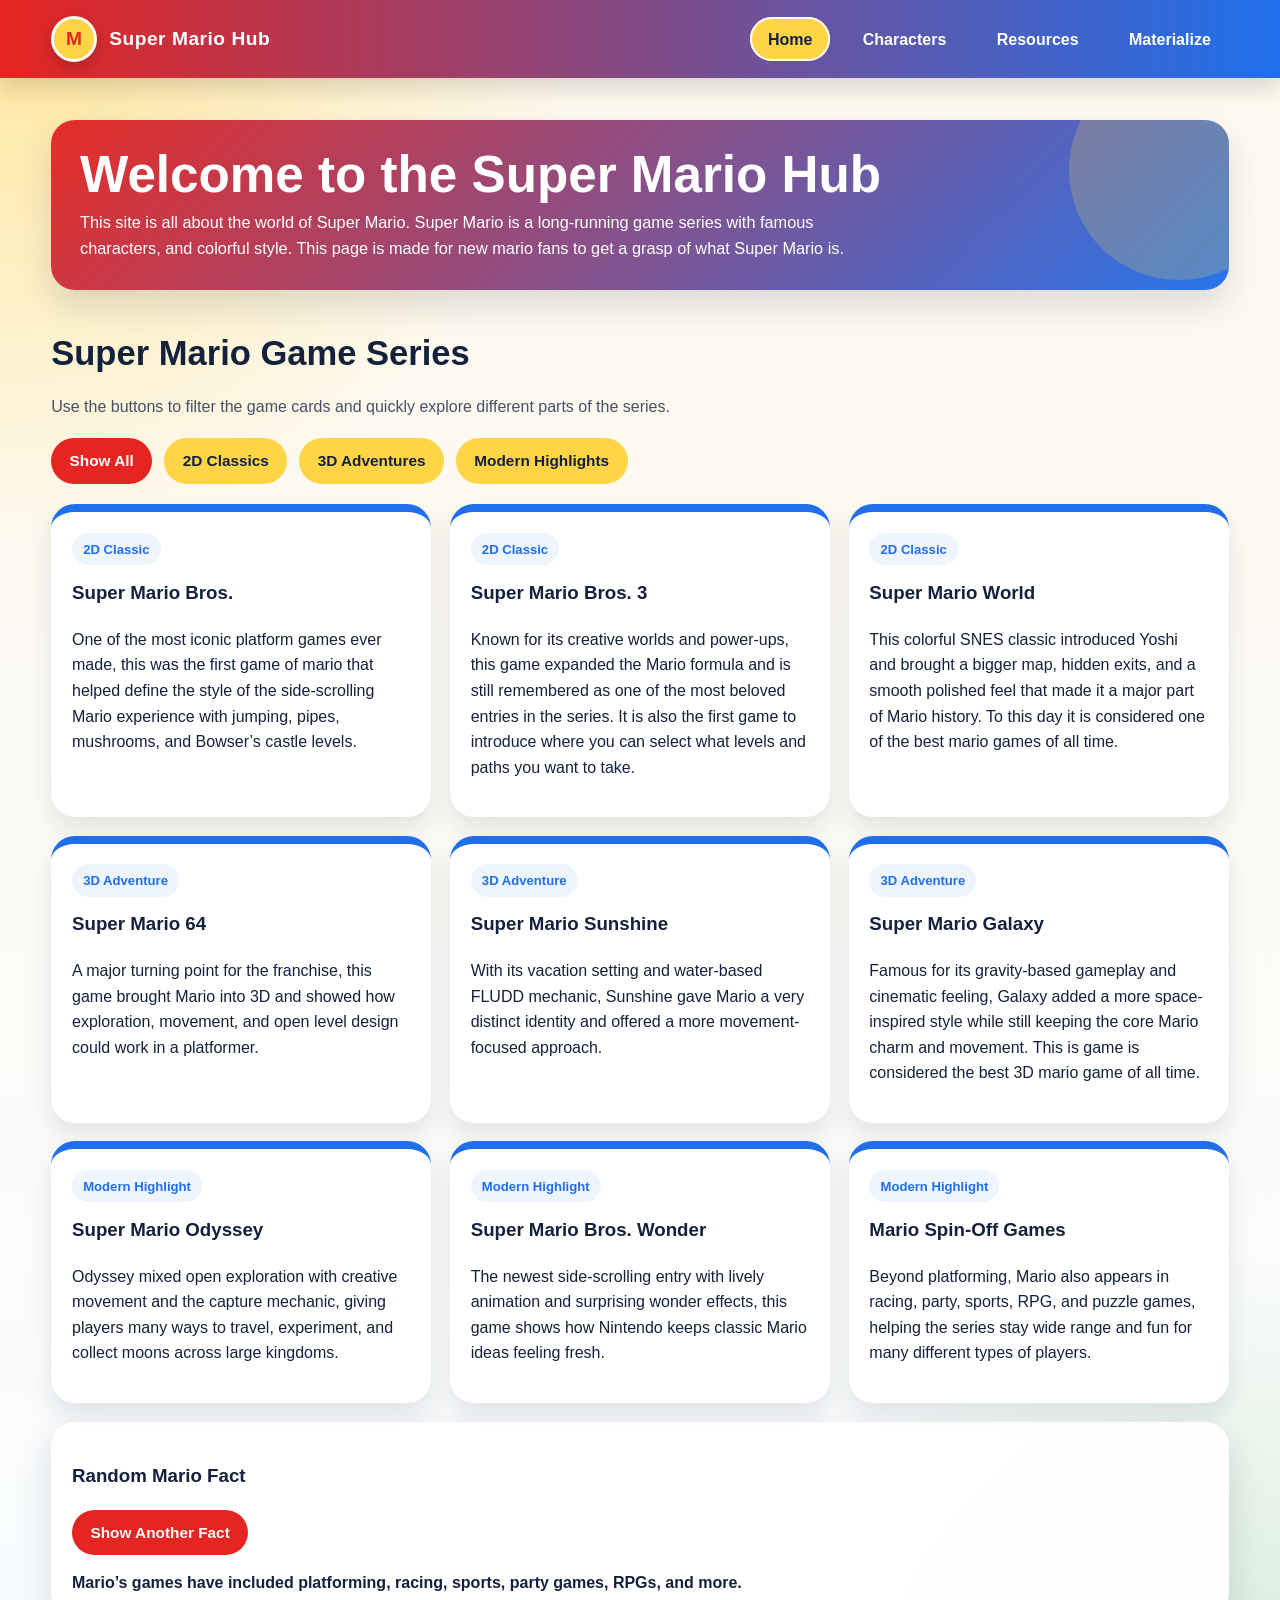
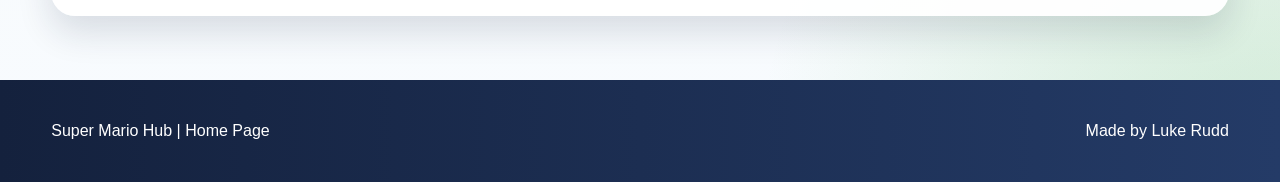
<file: index.html>
<!DOCTYPE html>
<html lang="en">
<head>
    <meta charset="UTF-8" />
    <meta name="viewport" content="width=device-width, initial-scale=1.0" />
    <title>Super Mario Hub | Home</title>
    <link rel="stylesheet" href="cssstyle.css" />
</head>
<body>
    <header class="site-header">
        <div class="container navbar">
            <a href="index.html" class="brand">
                <span class="brand-badge">M</span>
                <span>Super Mario Hub</span>
            </a>

            <button class="nav-toggle" aria-label="Open navigation">☰</button>

            <ul class="nav-links">
                <li><a href="index.html" class="active">Home</a></li>
                <li><a href="htmlpage2.html">Characters</a></li>
                <li><a href="htmlpage3.html">Resources</a></li>
                <li><a href="materialize.html">Materialize</a></li>
            </ul>
        </div>
    </header>

    <section class="page-banner">
        <div class="container">
            <div class="banner-box reveal">
                <h1>Welcome to the Super Mario Hub</h1>
                <p>
                    This site is all about the world of Super Mario. Super Mario is a long-running game series 
                    with famous characters, and colorful style. This page is made for new mario fans to get a grasp
                    of what Super Mario is.
                </p>
            </div>
        </div>
    </section>

    <main>
        <section class="section" id="series">
            <div class="container">
                <h2 class="section-title reveal">Super Mario Game Series</h2>
                <p class="section-subtitle reveal">
                    Use the buttons to filter the game cards and quickly explore different parts of the series.
                </p>

                <div class="filter-row reveal">
                    <button class="filter-btn active" data-filter="all">Show All</button>
                    <button class="filter-btn" data-filter="2d">2D Classics</button>
                    <button class="filter-btn" data-filter="3d">3D Adventures</button>
                    <button class="filter-btn" data-filter="modern">Modern Highlights</button>
                </div>

                <div class="series-grid">
                    <article class="series-card reveal" data-category="2d">
                        <span class="series-tag">2D Classic</span>
                        <h3>Super Mario Bros.</h3>
                        <p>
                            One of the most iconic platform games ever made, this was the first game of mario
                            that helped define the style of the side-scrolling Mario experience with jumping, pipes,
                            mushrooms, and Bowser’s castle levels.
                        </p>
                    </article>

                    <article class="series-card reveal" data-category="2d">
                        <span class="series-tag">2D Classic</span>
                        <h3>Super Mario Bros. 3</h3>
                        <p>
                            Known for its creative worlds and power-ups, this game expanded the Mario
                            formula and is still remembered as one of the most beloved entries in the series.
                            It is also the first game to introduce where you can select what levels and paths 
                            you want to take.
                        </p>
                    </article>

                    <article class="series-card reveal" data-category="2d">
                        <span class="series-tag">2D Classic</span>
                        <h3>Super Mario World</h3>
                        <p>
                            This colorful SNES classic introduced Yoshi and brought a bigger map,
                            hidden exits, and a smooth polished feel that made it a major part of Mario history.
                            To this day it is considered one of the best mario games of all time.
                        </p>
                    </article>

                    <article class="series-card reveal" data-category="3d">
                        <span class="series-tag">3D Adventure</span>
                        <h3>Super Mario 64</h3>
                        <p>
                            A major turning point for the franchise, this game brought Mario into 3D
                            and showed how exploration, movement, and open level design could work in a platformer.
                        </p>
                    </article>

                    <article class="series-card reveal" data-category="3d">
                        <span class="series-tag">3D Adventure</span>
                        <h3>Super Mario Sunshine</h3>
                        <p>
                            With its vacation setting and water-based FLUDD mechanic, Sunshine gave Mario
                            a very distinct identity and offered a more movement-focused approach.
                        </p>
                    </article>

                    <article class="series-card reveal" data-category="3d">
                        <span class="series-tag">3D Adventure</span>
                        <h3>Super Mario Galaxy</h3>
                        <p>
                            Famous for its gravity-based gameplay and cinematic feeling, Galaxy added
                            a more space-inspired style while still keeping the core Mario charm and movement.
                            This is game is considered the best 3D mario game of all time. 
                        </p>
                    </article>

                    <article class="series-card reveal" data-category="modern">
                        <span class="series-tag">Modern Highlight</span>
                        <h3>Super Mario Odyssey</h3>
                        <p>
                            Odyssey mixed open exploration with creative movement and the capture mechanic,
                            giving players many ways to travel, experiment, and collect moons across large kingdoms.
                        </p>
                    </article>

                    <article class="series-card reveal" data-category="modern">
                        <span class="series-tag">Modern Highlight</span>
                        <h3>Super Mario Bros. Wonder</h3>
                        <p>
                            The newest side-scrolling entry with lively animation and surprising wonder effects,
                            this game shows how Nintendo keeps classic Mario ideas feeling fresh.
                        </p>
                    </article>

                    <article class="series-card reveal" data-category="modern">
                        <span class="series-tag">Modern Highlight</span>
                        <h3>Mario Spin-Off Games</h3>
                        <p>
                            Beyond platforming, Mario also appears in racing, party, sports, RPG, and puzzle games,
                            helping the series stay wide range and fun for many different types of players.
                        </p>
                    </article>
                </div>

                <div class="fact-box reveal">
                    <h3>Random Mario Fact</h3>
                    <button class="fact-button" id="factButton">Show Another Fact</button>
                    <p class="fact-text" id="factText">
                        Mario’s games have included platforming, racing, sports, party games, RPGs, and more.
                    </p>
                </div>
            </div>
        </section>
    </main>

    <footer class="site-footer">
        <div class="container footer-inner">
            <p>Super Mario Hub | Home Page</p>
            <p>Made by Luke Rudd</p>
        </div>
    </footer>

    <button class="back-to-top" id="backToTop" aria-label="Back to top">↑</button>

    <script src="script.js"></script>
</body>
</html>
</file>
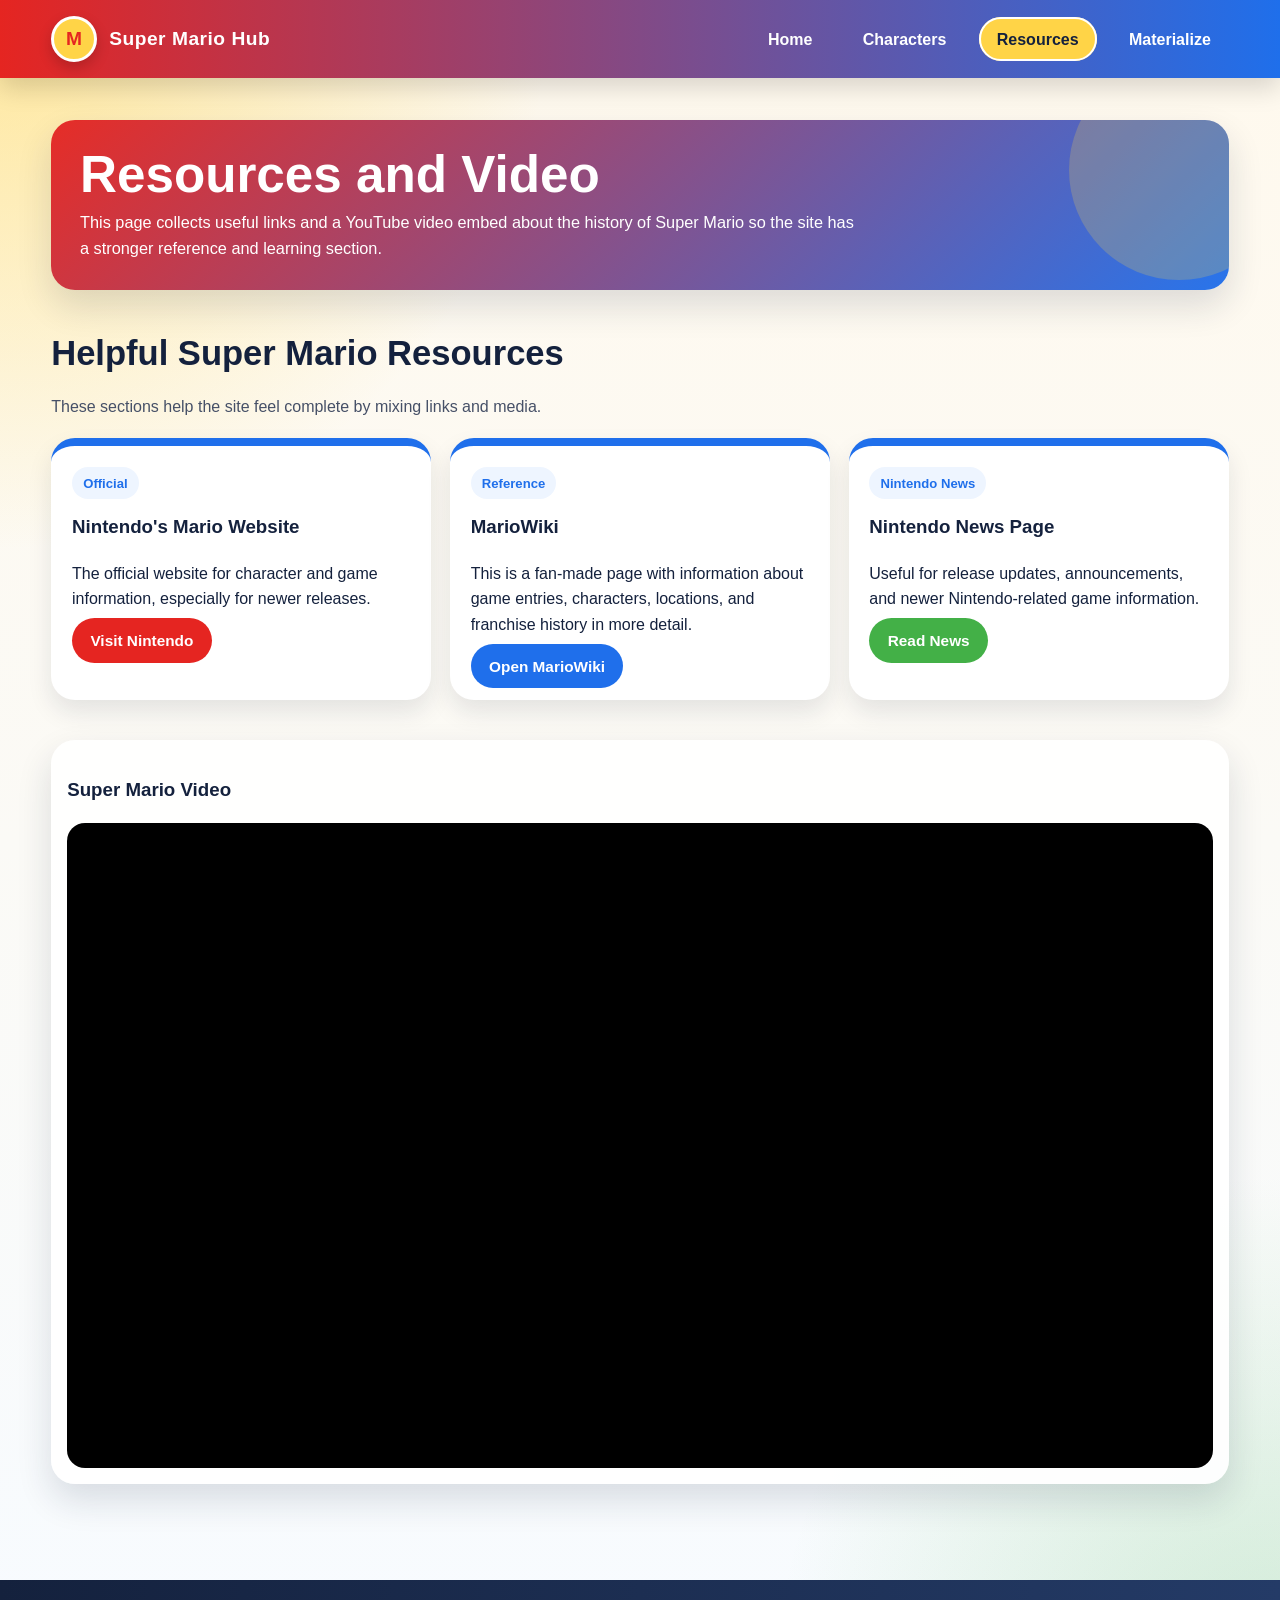
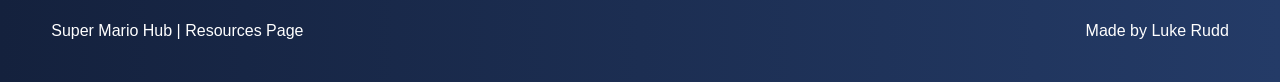
<file: htmlpage3.html>
<!DOCTYPE html>
<html lang="en">
<head>
    <meta charset="UTF-8" />
    <meta name="viewport" content="width=device-width, initial-scale=1.0" />
    <meta name="referrer" content="strict-origin-when-cross-origin" />
    <title>Super Mario Hub | Resources</title>
    <link rel="stylesheet" href="cssstyle.css" />
</head>
<body>
    <header class="site-header">
        <div class="container navbar">
            <a href="index.html" class="brand">
                <span class="brand-badge">M</span>
                <span>Super Mario Hub</span>
            </a>

            <button class="nav-toggle" aria-label="Open navigation">☰</button>

            <ul class="nav-links">
                <li><a href="index.html">Home</a></li>
                <li><a href="htmlpage2.html">Characters</a></li>
                <li><a href="htmlpage3.html" class="active">Resources</a></li>
                <li><a href="materialize.html">Materialize</a></li>
            </ul>
        </div>
    </header>

    <section class="page-banner">
        <div class="container">
            <div class="banner-box reveal">
                <h1>Resources and Video</h1>
                <p>
                    This page collects useful links and a YouTube video embed
                    about the history of Super Mario so the site has a stronger reference and learning section.
                </p>
            </div>
        </div>
    </section>

    <main class="section">
        <div class="container">
            <h2 class="section-title reveal">Helpful Super Mario Resources</h2>
            <p class="section-subtitle reveal">
                These sections help the site feel complete by mixing links and media.
            </p>

            <div class="resource-grid">
                <article class="resource-box reveal">
                    <span class="resource-tag series-tag">Official</span>
                    <h3>Nintendo's Mario Website</h3>
                    <p>
                        The official website for character and game information, especially for newer releases.
                    </p>
                    <a class="button primary" href="https://mario.nintendo.com/" target="_blank" rel="noopener noreferrer">
                        Visit Nintendo
                    </a>
                </article>

                <article class="resource-box reveal">
                    <span class="resource-tag series-tag">Reference</span>
                    <h3>MarioWiki</h3>
                    <p>
                        This is a fan-made page with information about game entries, characters, locations,
                        and franchise history in more detail.
                    </p>
                    <a class="button blue" href="https://www.mariowiki.com/" target="_blank" rel="noopener noreferrer">
                        Open MarioWiki
                    </a>
                </article>

                <article class="resource-box reveal">
                    <span class="resource-tag series-tag">Nintendo News</span>
                    <h3>Nintendo News Page</h3>
                    <p>
                        Useful for release updates, announcements, and newer Nintendo-related game information.
                    </p>
                    <a class="button green" href="https://www.nintendo.com/us/whatsnew/" target="_blank" rel="noopener noreferrer">
                        Read News
                    </a>
                </article>
            </div>

            <section class="section">
                <div class="video-panel reveal">
                    <h3>Super Mario Video</h3>
                    <div class="video-wrap">
                        <iframe
                            src="https://www.youtube.com/embed/EhLY-KgAhWY"
                            title="YouTube video player"
                            allow="accelerometer; autoplay; clipboard-write; encrypted-media; gyroscope; picture-in-picture; web-share"
                            referrerpolicy="strict-origin-when-cross-origin"
                            allowfullscreen>
                        </iframe>
                    </div>
                </div>
            </section>
        </div>
    </main>

    <footer class="site-footer">
        <div class="container footer-inner">
            <p>Super Mario Hub | Resources Page</p>
            <p>Made by Luke Rudd</p>
        </div>
    </footer>

    <button class="back-to-top" id="backToTop" aria-label="Back to top">↑</button>

    <script src="script.js"></script>
</body>
</html>
</file>
<file: cssstyle.css>
:root {
    --mario-red: #e52521;
    --mario-blue: #1f6feb;
    --mario-yellow: #ffd447;
    --mario-green: #43b047;
    --mario-white: #ffffff;
    --mario-dark: #14213d;
    --nintendo-red: #d0021b;
    --card-bg: rgba(255, 255, 255, 0.95);
    --shadow: 0 16px 35px rgba(20, 33, 61, 0.14);
    --radius-lg: 24px;
    --radius-md: 18px;
    --radius-sm: 12px;
    --max-width: 1200px;
}

* {
    box-sizing: border-box;
}

html {
    scroll-behavior: smooth;
}

body {
    margin: 0;
    font-family: Arial, Helvetica, sans-serif;
    color: var(--mario-dark);
    background:
        radial-gradient(circle at top left, rgba(255, 212, 71, 0.5), transparent 26%),
        radial-gradient(circle at bottom right, rgba(67, 176, 71, 0.22), transparent 24%),
        linear-gradient(180deg, #fff9ed 0%, #f7fbff 100%);
    line-height: 1.6;
}

img,
iframe {
    max-width: 100%;
    display: block;
}

a {
    color: inherit;
    text-decoration: none;
}

.container {
    width: min(92%, var(--max-width));
    margin: 0 auto;
}

.site-header {
    position: sticky;
    top: 0;
    z-index: 1000;
    background: linear-gradient(90deg, var(--mario-red), var(--mario-blue));
    box-shadow: 0 10px 24px rgba(0, 0, 0, 0.15);
}

.navbar {
    min-height: 78px;
    display: flex;
    align-items: center;
    justify-content: space-between;
    gap: 18px;
    padding: 0.9rem 0;
}

.brand {
    display: flex;
    align-items: center;
    gap: 12px;
    color: var(--mario-white);
    font-weight: 800;
    letter-spacing: 0.5px;
    font-size: 1.2rem;
}

.brand-badge {
    width: 46px;
    height: 46px;
    border-radius: 50%;
    display: grid;
    place-items: center;
    background: var(--mario-yellow);
    color: var(--mario-red);
    border: 3px solid var(--mario-white);
    box-shadow: 0 6px 14px rgba(0, 0, 0, 0.18);
    font-size: 1.2rem;
    font-weight: 900;
}

.nav-toggle {
    display: none;
    border: 0;
    background: rgba(255, 255, 255, 0.18);
    color: white;
    padding: 0.6rem 0.9rem;
    border-radius: 12px;
    font-size: 1.15rem;
    cursor: pointer;
}

.nav-links {
    list-style: none;
    display: flex;
    align-items: center;
    gap: 0.9rem;
    margin: 0;
    padding: 0;
}

.nav-links a {
    color: white;
    padding: 0.72rem 1rem;
    border-radius: 999px;
    font-weight: 700;
    transition: 0.25s ease;
    border: 2px solid transparent;
}

.nav-links a:hover,
.nav-links a.active {
    background: var(--mario-yellow);
    color: var(--mario-dark);
    border-color: white;
    transform: translateY(-2px);
}

.page-banner {
    padding: 2.6rem 0 1.2rem;
}

.banner-box {
    background: linear-gradient(135deg, rgba(229, 37, 33, 0.96), rgba(31, 111, 235, 0.96));
    color: white;
    padding: 1.8rem;
    border-radius: var(--radius-lg);
    box-shadow: var(--shadow);
    position: relative;
    overflow: hidden;
}

.banner-box::after {
    content: "";
    position: absolute;
    width: 220px;
    height: 220px;
    right: -60px;
    top: -60px;
    border-radius: 50%;
    background: rgba(255, 212, 71, 0.22);
}

.banner-box h1 {
    margin: 0 0 0.45rem;
    font-size: clamp(2rem, 4vw, 3.2rem);
    line-height: 1.05;
}

.banner-box p {
    margin: 0;
    max-width: 780px;
    font-size: 1.02rem;
}

.section {
    padding: 1rem 0 2rem;
}

.section-title {
    margin: 0 0 1rem;
    font-size: clamp(1.6rem, 2.7vw, 2.3rem);
}

.section-subtitle {
    margin: -0.2rem 0 1.2rem;
    color: #465067;
}

.card,
.panel,
.video-panel,
.resource-box,
.fact-box,
.material-box,
.search-card {
    background: var(--card-bg);
    border-radius: var(--radius-lg);
    box-shadow: var(--shadow);
}

.button,
button.button,
.filter-btn,
.role-btn,
.toggle-btn,
.fact-button {
    border: none;
    border-radius: 999px;
    padding: 0.85rem 1.15rem;
    font-weight: 800;
    cursor: pointer;
    transition: 0.25s ease;
    font-size: 0.96rem;
}

.button.primary,
.fact-button,
.filter-btn.active,
.role-btn.active {
    background: var(--mario-red);
    color: white;
}

.button.secondary,
.filter-btn,
.role-btn,
.toggle-btn {
    background: var(--mario-yellow);
    color: var(--mario-dark);
}

.button.green {
    background: var(--mario-green);
    color: white;
}

.button.blue {
    background: var(--mario-blue);
    color: white;
}

.button:hover,
.filter-btn:hover,
.role-btn:hover,
.toggle-btn:hover,
.fact-button:hover {
    transform: translateY(-3px);
    box-shadow: 0 12px 22px rgba(0, 0, 0, 0.12);
}

.filter-row {
    display: flex;
    flex-wrap: wrap;
    gap: 0.75rem;
    margin: 1rem 0 1.3rem;
}

.series-grid,
.character-grid,
.resource-grid {
    display: grid;
    grid-template-columns: repeat(3, 1fr);
    gap: 1.15rem;
}

.series-card,
.character-card,
.resource-box {
    background: white;
    border-radius: var(--radius-lg);
    box-shadow: 0 12px 24px rgba(20, 33, 61, 0.1);
    padding: 1.3rem;
    border-top: 8px solid var(--mario-blue);
    transition: 0.25s ease;
}

.series-card:hover,
.character-card:hover,
.resource-box:hover {
    transform: translateY(-6px);
}

.series-card h3,
.character-card h3,
.resource-box h3 {
    margin-top: 0;
}

.series-tag,
.role-tag,
.resource-tag {
    display: inline-block;
    padding: 0.35rem 0.7rem;
    border-radius: 999px;
    font-weight: 800;
    margin-bottom: 0.8rem;
    font-size: 0.82rem;
}

.series-tag {
    background: #eef5ff;
    color: var(--mario-blue);
}

.role-tag.hero {
    background: #ffe8e6;
    color: var(--mario-red);
}

.role-tag.royal {
    background: #fff4c4;
    color: #8a5b00;
}

.role-tag.villain {
    background: #e8ffe8;
    color: #1f7d2d;
}

.role-tag.ally {
    background: #e7f0ff;
    color: #1351ab;
}

.character-top {
    display: flex;
    align-items: center;
    gap: 1rem;
    margin-bottom: 0.8rem;
}

.character-photo {
    width: 78px;
    height: 78px;
    flex: 0 0 78px;
    border-radius: 50%;
    object-fit: cover;
    border: 4px solid var(--mario-yellow);
    background: white;
    box-shadow: 0 10px 18px rgba(0, 0, 0, 0.12);
}

.search-card {
    padding: 1.2rem;
}

.search-card label {
    font-weight: 700;
    display: block;
    margin-bottom: 0.5rem;
}

.search-card input {
    width: 100%;
    padding: 0.95rem 1rem;
    border-radius: 14px;
    border: 2px solid #d7ddea;
    font-size: 1rem;
}

.search-card input:focus {
    outline: none;
    border-color: var(--mario-blue);
    box-shadow: 0 0 0 4px rgba(31, 111, 235, 0.12);
}

.video-panel {
    padding: 1rem;
    margin-top: 1.5rem;
    background: rgba(255, 255, 255, 0.95);
    border-radius: 24px;
    box-shadow: 0 16px 35px rgba(20, 33, 61, 0.14);
}

.video-wrap {
    position: relative;
    width: 100%;
    padding-top: 56.25%;
    border-radius: 18px;
    overflow: hidden;
    background: #000;
}

.video-wrap iframe {
    position: absolute;
    inset: 0;
    width: 100%;
    height: 100%;
    border: 0;
}

.fact-box {
    padding: 1.3rem;
    margin-top: 1.2rem;
}

.fact-text {
    margin: 0.9rem 0 0;
    font-weight: 700;
}

.reveal {
    opacity: 0;
    transform: translateY(28px);
    transition: opacity 0.6s ease, transform 0.6s ease;
}

.reveal.visible {
    opacity: 1;
    transform: translateY(0);
}

.site-footer {
    margin-top: 2rem;
    background: linear-gradient(90deg, var(--mario-dark), #243b67);
    color: white;
}

.footer-inner {
    padding: 1.4rem 0;
    display: flex;
    justify-content: space-between;
    gap: 1rem;
    flex-wrap: wrap;
}

.back-to-top {
    position: fixed;
    right: 18px;
    bottom: 18px;
    width: 54px;
    height: 54px;
    border-radius: 50%;
    border: 0;
    background: var(--mario-red);
    color: white;
    font-size: 1.2rem;
    font-weight: 900;
    cursor: pointer;
    box-shadow: 0 14px 24px rgba(0, 0, 0, 0.2);
    display: none;
    z-index: 999;
}

.back-to-top.show {
    display: inline-grid;
    place-items: center;
}

.hidden {
    display: none !important;
}

.materialize-theme .banner-box {
    background: linear-gradient(135deg, var(--nintendo-red), #2a56c6);
}

.material-box {
    padding: 1.4rem;
}

.material-grid {
    display: grid;
    grid-template-columns: repeat(3, 1fr);
    gap: 1rem;
}

/* Added for Materialize full-width slider page */
.material-section {
    margin-bottom: 2rem;
}

.material-controls {
    display: flex;
    flex-wrap: wrap;
    gap: 0.8rem;
    margin: 1rem 0 1.2rem;
}

.mario-slider {
    margin-top: 1rem;
    height: 700px !important;
}

.mario-slider .carousel-item {
    height: 700px !important;
}

.mario-slide {
    height: 700px !important;
}

.slide-inner {
    height: 100%;
    display: flex;
    flex-direction: column;
    align-items: center;
    justify-content: center;
    gap: 1rem;
    padding: 2rem;
    text-align: center;
}

.slide-inner img {
    width: 220px;
    height: 220px;
    object-fit: contain;
    background: white;
    border-radius: 50%;
    padding: 12px;
    border: 6px solid rgba(255, 255, 255, 0.8);
    box-shadow: 0 12px 24px rgba(0, 0, 0, 0.18);
}

.slide-inner h3 {
    margin: 0;
    font-size: 2rem;
    font-weight: 800;
}

.slide-inner p {
    max-width: 680px;
    margin: 0;
    font-size: 1.1rem;
}

@media (max-width: 980px) {
    .series-grid,
    .character-grid,
    .resource-grid,
    .material-grid {
        grid-template-columns: 1fr 1fr;
    }

    .nav-toggle {
        display: inline-block;
    }

    .nav-links {
        position: absolute;
        top: 78px;
        right: 4%;
        width: min(320px, 92vw);
        background: linear-gradient(180deg, var(--mario-blue), var(--mario-red));
        border-radius: 20px;
        padding: 1rem;
        flex-direction: column;
        align-items: stretch;
        box-shadow: 0 16px 28px rgba(0, 0, 0, 0.22);
        display: none;
    }

    .nav-links.open {
        display: flex;
    }

    .nav-links a {
        text-align: center;
    }
}

@media (max-width: 700px) {
    .series-grid,
    .character-grid,
    .resource-grid,
    .material-grid {
        grid-template-columns: 1fr;
    }

    .banner-box,
    .series-card,
    .character-card,
    .resource-box,
    .video-panel,
    .fact-box,
    .search-card,
    .material-box {
        padding: 1.1rem;
    }

    .footer-inner {
        flex-direction: column;
    }

    .mario-slider {
        height: 560px !important;
    }

    .mario-slider .carousel-item {
        height: 560px !important;
    }

    .mario-slide {
        height: 560px !important;
    }

    .slide-inner {
        padding: 1.5rem 1rem;
    }

    .slide-inner img {
        width: 160px;
        height: 160px;
    }

    .slide-inner h3 {
        font-size: 1.6rem;
    }

    .slide-inner p {
        font-size: 1rem;
    }
}
</file>
